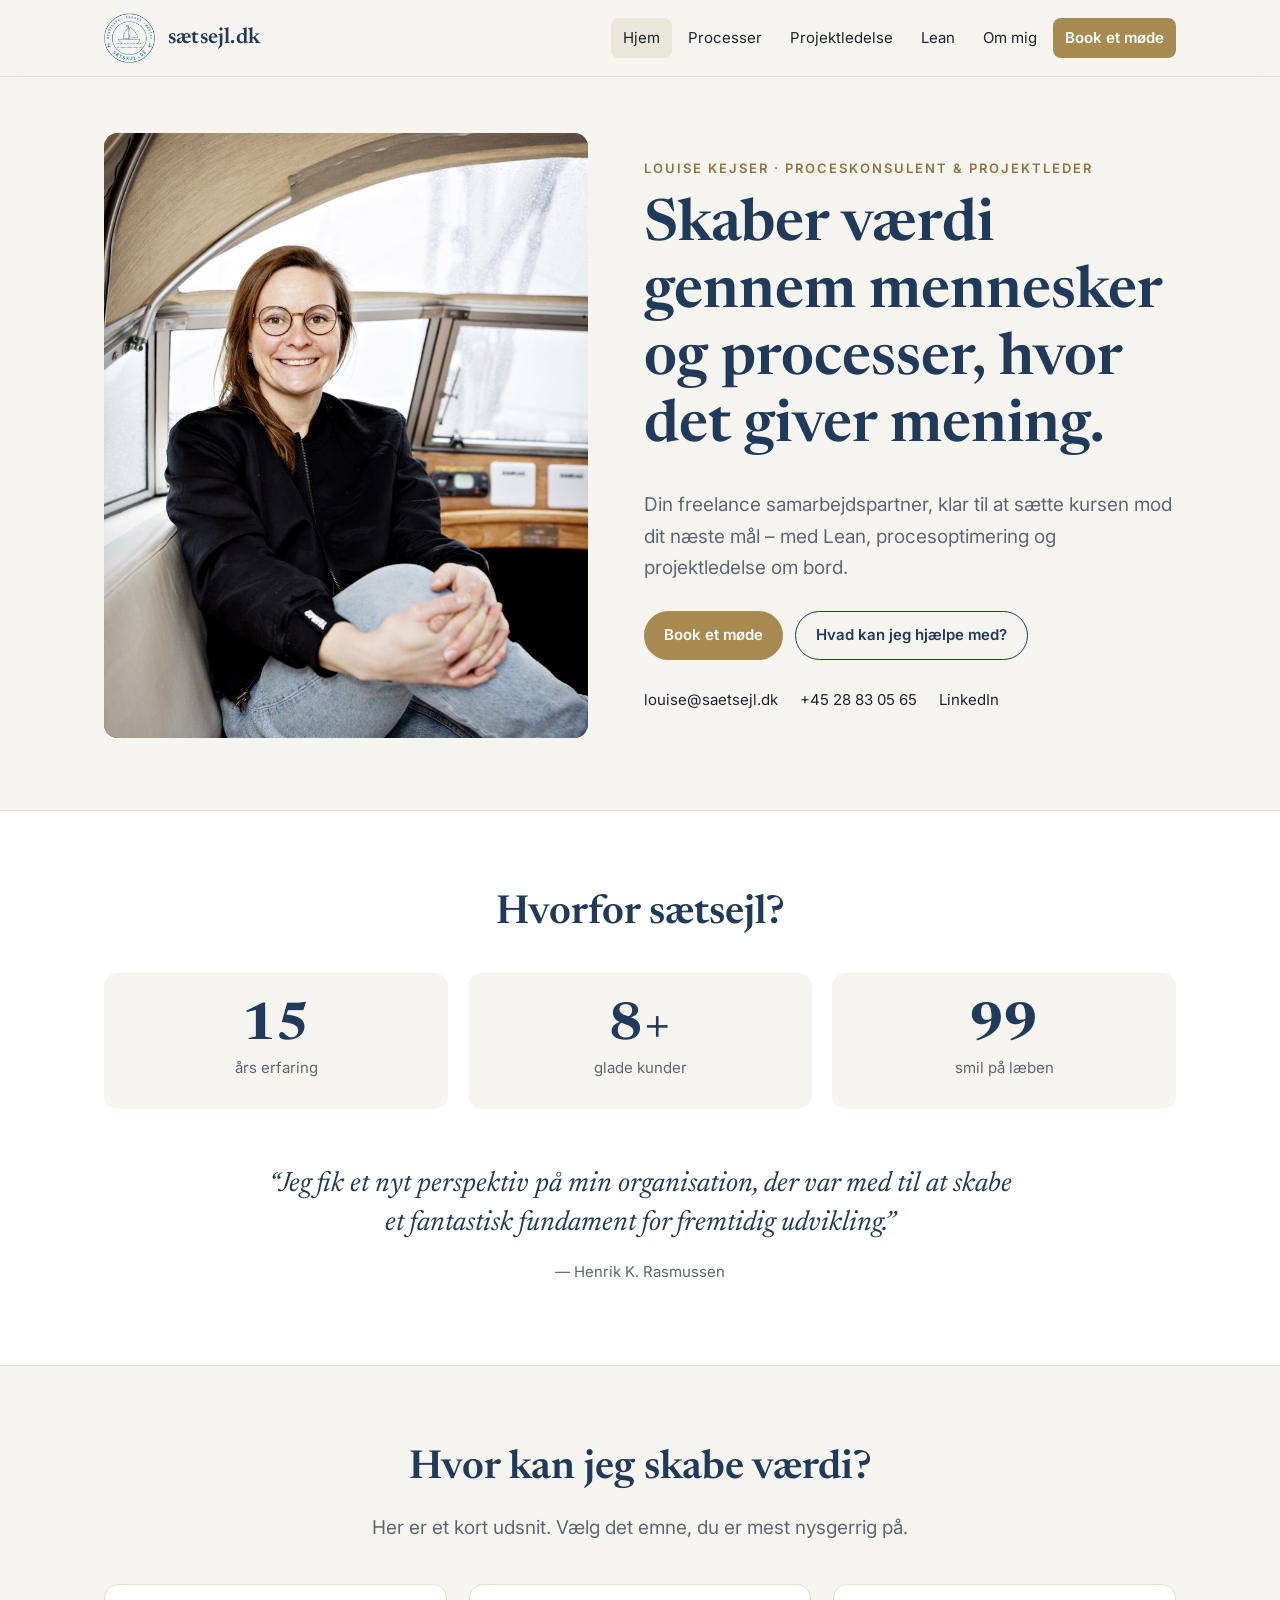
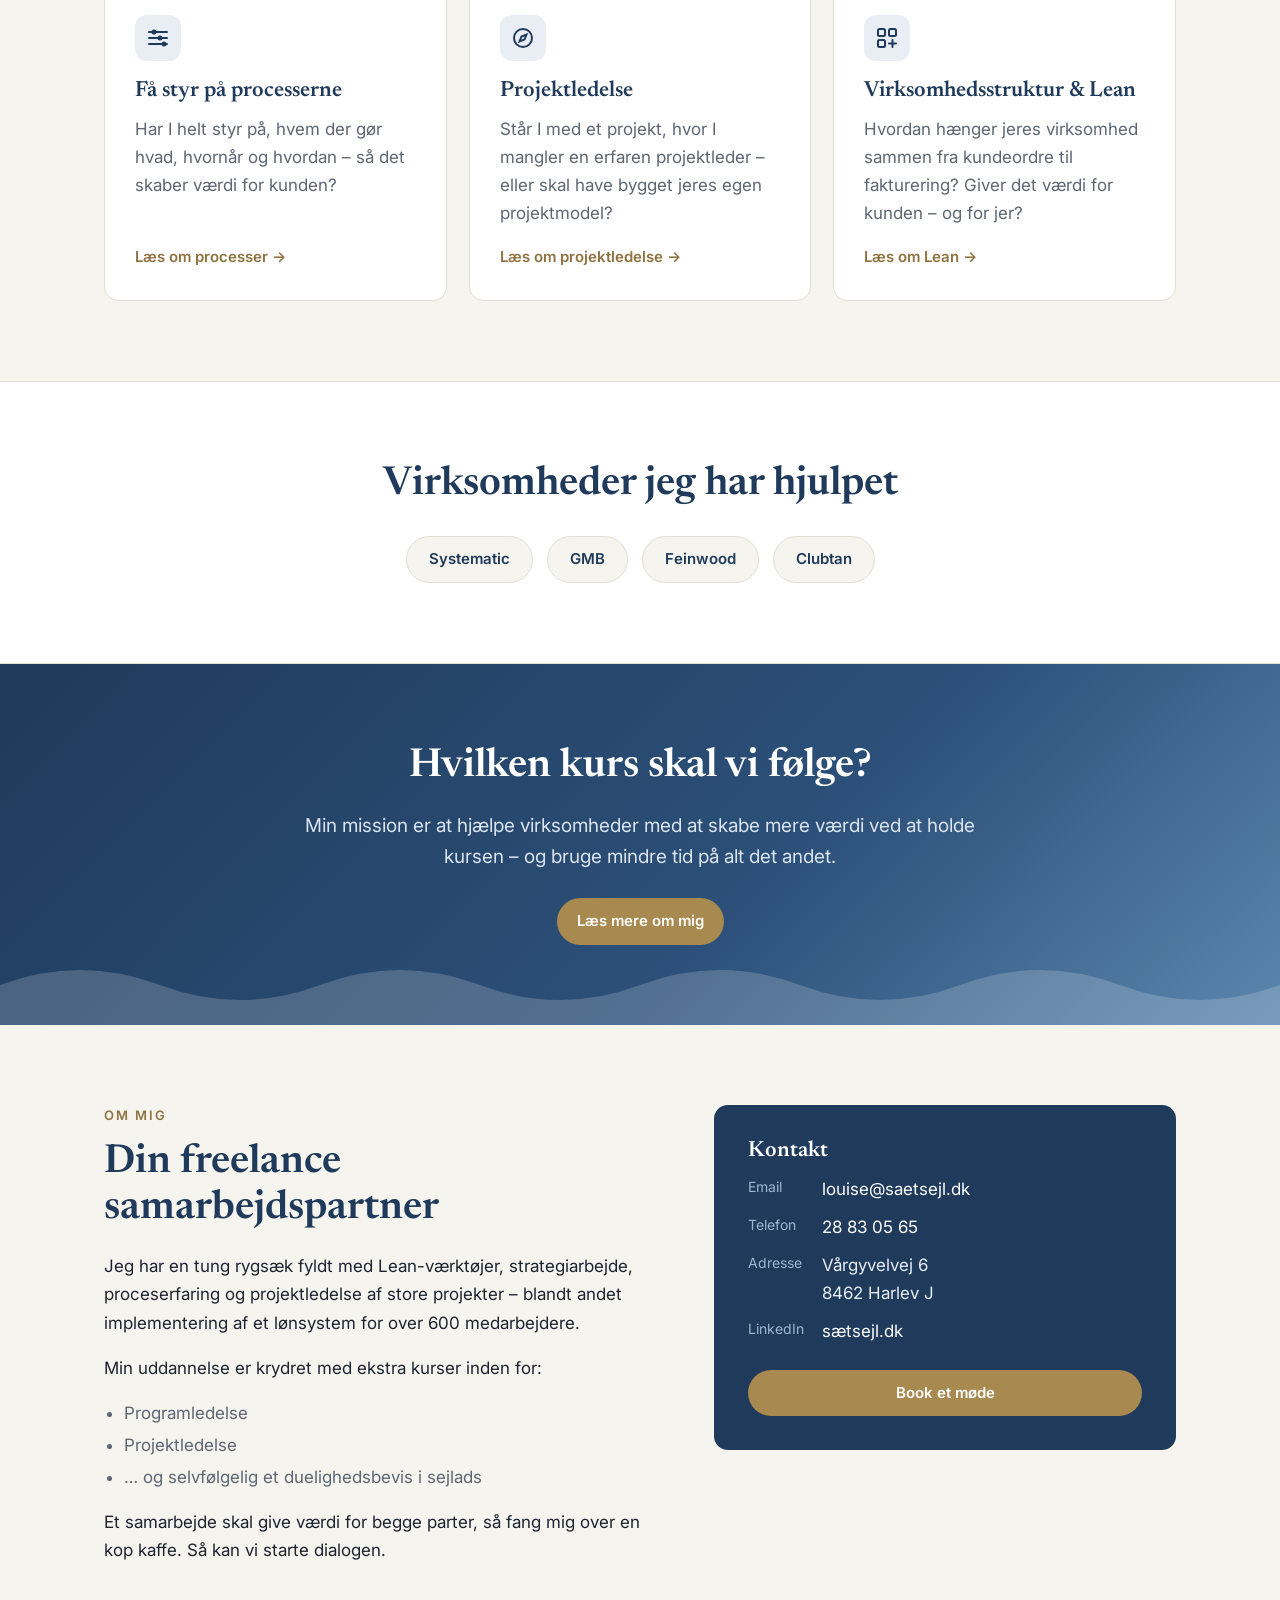
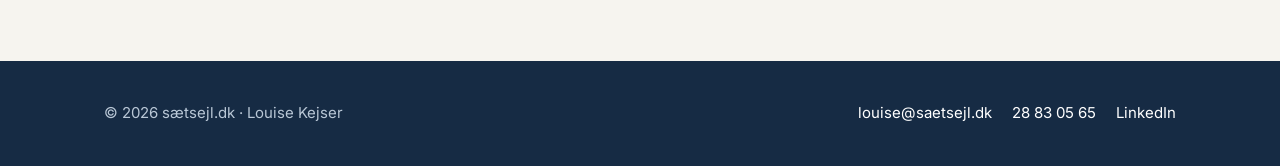
<file: index.html>
<!doctype html>
<html lang="da">
<head>
<meta charset="utf-8">
<meta name="viewport" content="width=device-width, initial-scale=1">
<title>sætsejl.dk – Louise Kejser · Proceskonsulent, projektleder & Lean</title>
<meta name="description" content="Freelance proceskonsulent og projektleder i Aarhus-området. Skaber værdi gennem mennesker og processer, hvor det giver mening.">
<meta property="og:title" content="sætsejl.dk – Louise Kejser">
<meta property="og:description" content="Proceskonsulent, projektleder og Lean. Skaber værdi gennem mennesker og processer, hvor det giver mening.">
<meta property="og:image" content="img/portrait.jpg">
<link rel="icon" href="img/logo.png">
<link rel="preconnect" href="https://fonts.googleapis.com">
<link rel="preconnect" href="https://fonts.gstatic.com" crossorigin>
<link href="https://fonts.googleapis.com/css2?family=Newsreader:ital,opsz,wght@0,6..72,600;1,6..72,400&family=Inter:wght@400;500;600&display=swap" rel="stylesheet">
<link rel="stylesheet" href="style.css">
</head>
<body>

<header class="site-header">
  <div class="wrap">
    <a class="brand" href="index.html" aria-label="sætsejl.dk forside">
      <img src="img/logo.png" alt="sætsejl.dk logo" onerror="this.style.display='none';this.nextElementSibling.style.display='block'">
      <svg style="display:none" viewBox="0 0 52 52" aria-hidden="true"><circle cx="26" cy="26" r="25" fill="#fff" stroke="#1f3a5a" stroke-width="1.5"/><path d="M25 12v22H14z" fill="#5b86ad"/><path d="M27 15v19h9z" fill="#1f3a5a"/><path d="M12 36h28l-4 5H16z" fill="#1f3a5a"/></svg>
      <span>sætsejl.dk</span>
    </a>
    <button class="menu-toggle" aria-label="Menu" onclick="document.querySelector('.nav').classList.toggle('open')">☰</button>
    <nav class="nav">
      <a href="index.html" aria-current="page">Hjem</a>
      <a href="processer.html">Processer</a>
      <a href="projektledelse.html">Projektledelse</a>
      <a href="lean.html">Lean</a>
      <a href="#om-mig">Om mig</a>
      <a class="btn" href="mailto:louise@saetsejl.dk?subject=M%C3%B8de%20booking">Book et møde</a>
    </nav>
  </div>
</header>

<main>
  <!-- HERO / VISITKORT -->
  <section class="hero">
    <div class="wrap">
      <div class="portrait">
        <img src="img/portrait.jpg" alt="Louise Kejser, stifter af sætsejl.dk" onerror="this.remove()">
      </div>
      <div>
        <p class="eyebrow">Louise Kejser · Proceskonsulent & projektleder</p>
        <h1>Skaber værdi gennem mennesker og processer, hvor det giver mening.</h1>
        <p class="lead">Din freelance samarbejdspartner, klar til at sætte kursen mod dit næste mål – med Lean, procesoptimering og projektledelse om bord.</p>
        <div class="actions">
          <a class="btn" href="mailto:louise@saetsejl.dk?subject=M%C3%B8de%20booking">Book et møde</a>
          <a class="btn ghost" href="#ydelser">Hvad kan jeg hjælpe med?</a>
        </div>
        <div class="contact-strip">
          <a href="mailto:louise@saetsejl.dk">louise@saetsejl.dk</a>
          <a href="tel:+4528830565">+45 28 83 05 65</a>
          <a href="https://www.linkedin.com/company/s%C3%A6tsejl-dk/" target="_blank" rel="noopener">LinkedIn</a>
        </div>
      </div>
    </div>
  </section>

  <!-- HVORFOR -->
  <section class="alt">
    <div class="wrap center">
      <h2>Hvorfor sætsejl?</h2>
      <div class="stats">
        <div class="stat"><b>15</b><span>års erfaring</span></div>
        <div class="stat"><b>8+</b><span>glade kunder</span></div>
        <div class="stat"><b>99</b><span>smil på læben</span></div>
      </div>
      <blockquote class="quote">
        <p>“Jeg fik et nyt perspektiv på min organisation, der var med til at skabe et fantastisk fundament for fremtidig udvikling.”</p>
        <cite>— Henrik K. Rasmussen</cite>
      </blockquote>
    </div>
  </section>

  <!-- YDELSER -->
  <section id="ydelser">
    <div class="wrap">
      <div class="center">
        <h2>Hvor kan jeg skabe værdi?</h2>
        <p class="lead">Her er et kort udsnit. Vælg det emne, du er mest nysgerrig på.</p>
      </div>
      <div class="cards">
        <a class="card" href="processer.html">
          <div class="icon"><svg width="24" height="24" viewBox="0 0 24 24" fill="none" stroke="currentColor" stroke-width="2" stroke-linecap="round"><path d="M3 6h18M3 12h18M3 18h18"/><circle cx="8" cy="6" r="1.5" fill="currentColor"/><circle cx="14" cy="12" r="1.5" fill="currentColor"/><circle cx="18" cy="18" r="1.5" fill="currentColor"/></svg></div>
          <h3>Få styr på processerne</h3>
          <p>Har I helt styr på, hvem der gør hvad, hvornår og hvordan – så det skaber værdi for kunden?</p>
          <span class="more">Læs om processer →</span>
        </a>
        <a class="card" href="projektledelse.html">
          <div class="icon"><svg width="24" height="24" viewBox="0 0 24 24" fill="none" stroke="currentColor" stroke-width="2" stroke-linecap="round"><circle cx="12" cy="12" r="9"/><path d="M15.5 8.5l-2 5-5 2 2-5z"/></svg></div>
          <h3>Projektledelse</h3>
          <p>Står I med et projekt, hvor I mangler en erfaren projektleder – eller skal have bygget jeres egen projektmodel?</p>
          <span class="more">Læs om projektledelse →</span>
        </a>
        <a class="card" href="lean.html">
          <div class="icon"><svg width="24" height="24" viewBox="0 0 24 24" fill="none" stroke="currentColor" stroke-width="2" stroke-linecap="round"><rect x="3" y="3" width="7" height="7" rx="1.5"/><rect x="14" y="3" width="7" height="7" rx="1.5"/><rect x="3" y="14" width="7" height="7" rx="1.5"/><path d="M14 17.5h7M17.5 14v7"/></svg></div>
          <h3>Virksomhedsstruktur & Lean</h3>
          <p>Hvordan hænger jeres virksomhed sammen fra kundeordre til fakturering? Giver det værdi for kunden – og for jer?</p>
          <span class="more">Læs om Lean →</span>
        </a>
      </div>
    </div>
  </section>

  <!-- KUNDER -->
  <section class="alt">
    <div class="wrap center">
      <h2>Virksomheder jeg har hjulpet</h2>
      <div class="clients">
        <span class="client">Systematic</span>
        <span class="client">GMB</span>
        <span class="client">Feinwood</span>
        <span class="client">Clubtan</span>
      </div>
    </div>
  </section>

  <!-- MISSION -->
  <section class="mission">
    <div class="wrap center">
      <h2>Hvilken kurs skal vi følge?</h2>
      <p>Min mission er at hjælpe virksomheder med at skabe mere værdi ved at holde kursen – og bruge mindre tid på alt det andet.</p>
      <a class="btn" href="#om-mig">Læs mere om mig</a>
    </div>
    <svg class="waves" viewBox="0 0 1200 80" preserveAspectRatio="none" aria-hidden="true"><path d="M0 40 Q 75 10 150 40 T 300 40 T 450 40 T 600 40 T 750 40 T 900 40 T 1050 40 T 1200 40 V80 H0z" fill="#fff"/></svg>
  </section>

  <!-- OM MIG + KONTAKT -->
  <section id="om-mig">
    <div class="wrap about">
      <div>
        <p class="eyebrow">Om mig</p>
        <h2>Din freelance samarbejdspartner</h2>
        <p>Jeg har en tung rygsæk fyldt med Lean-værktøjer, strategiarbejde, proceserfaring og projektledelse af store projekter – blandt andet implementering af et lønsystem for over 600 medarbejdere.</p>
        <p>Min uddannelse er krydret med ekstra kurser inden for:</p>
        <ul>
          <li>Programledelse</li>
          <li>Projektledelse</li>
          <li>… og selvfølgelig et duelighedsbevis i sejlads</li>
        </ul>
        <p>Et samarbejde skal give værdi for begge parter, så fang mig over en kop kaffe. Så kan vi starte dialogen.</p>
      </div>
      <aside class="contact-card" id="kontakt">
        <h3>Kontakt</h3>
        <dl>
          <dt>Email</dt><dd><a href="mailto:louise@saetsejl.dk">louise@saetsejl.dk</a></dd>
          <dt>Telefon</dt><dd><a href="tel:+4528830565">28 83 05 65</a></dd>
          <dt>Adresse</dt><dd>Vårgyvelvej 6<br>8462 Harlev J</dd>
          <dt>LinkedIn</dt><dd><a href="https://www.linkedin.com/company/s%C3%A6tsejl-dk/" target="_blank" rel="noopener">sætsejl.dk</a></dd>
        </dl>
        <a class="btn" href="mailto:louise@saetsejl.dk?subject=M%C3%B8de%20booking">Book et møde</a>
      </aside>
    </div>
  </section>
</main>

<footer class="site-footer">
  <div class="wrap">
    <span>© <span class="yr">2026</span> sætsejl.dk · Louise Kejser</span>
    <div class="links">
      <a href="mailto:louise@saetsejl.dk">louise@saetsejl.dk</a>
      <a href="tel:+4528830565">28 83 05 65</a>
      <a href="https://www.linkedin.com/company/s%C3%A6tsejl-dk/" target="_blank" rel="noopener">LinkedIn</a>
    </div>
  </div>
</footer>
<script>document.querySelectorAll('.yr').forEach(e=>e.textContent=new Date().getFullYear());document.querySelectorAll('.nav a').forEach(a=>a.addEventListener('click',()=>document.querySelector('.nav').classList.remove('open')));</script>
</body>
</html>
</file>
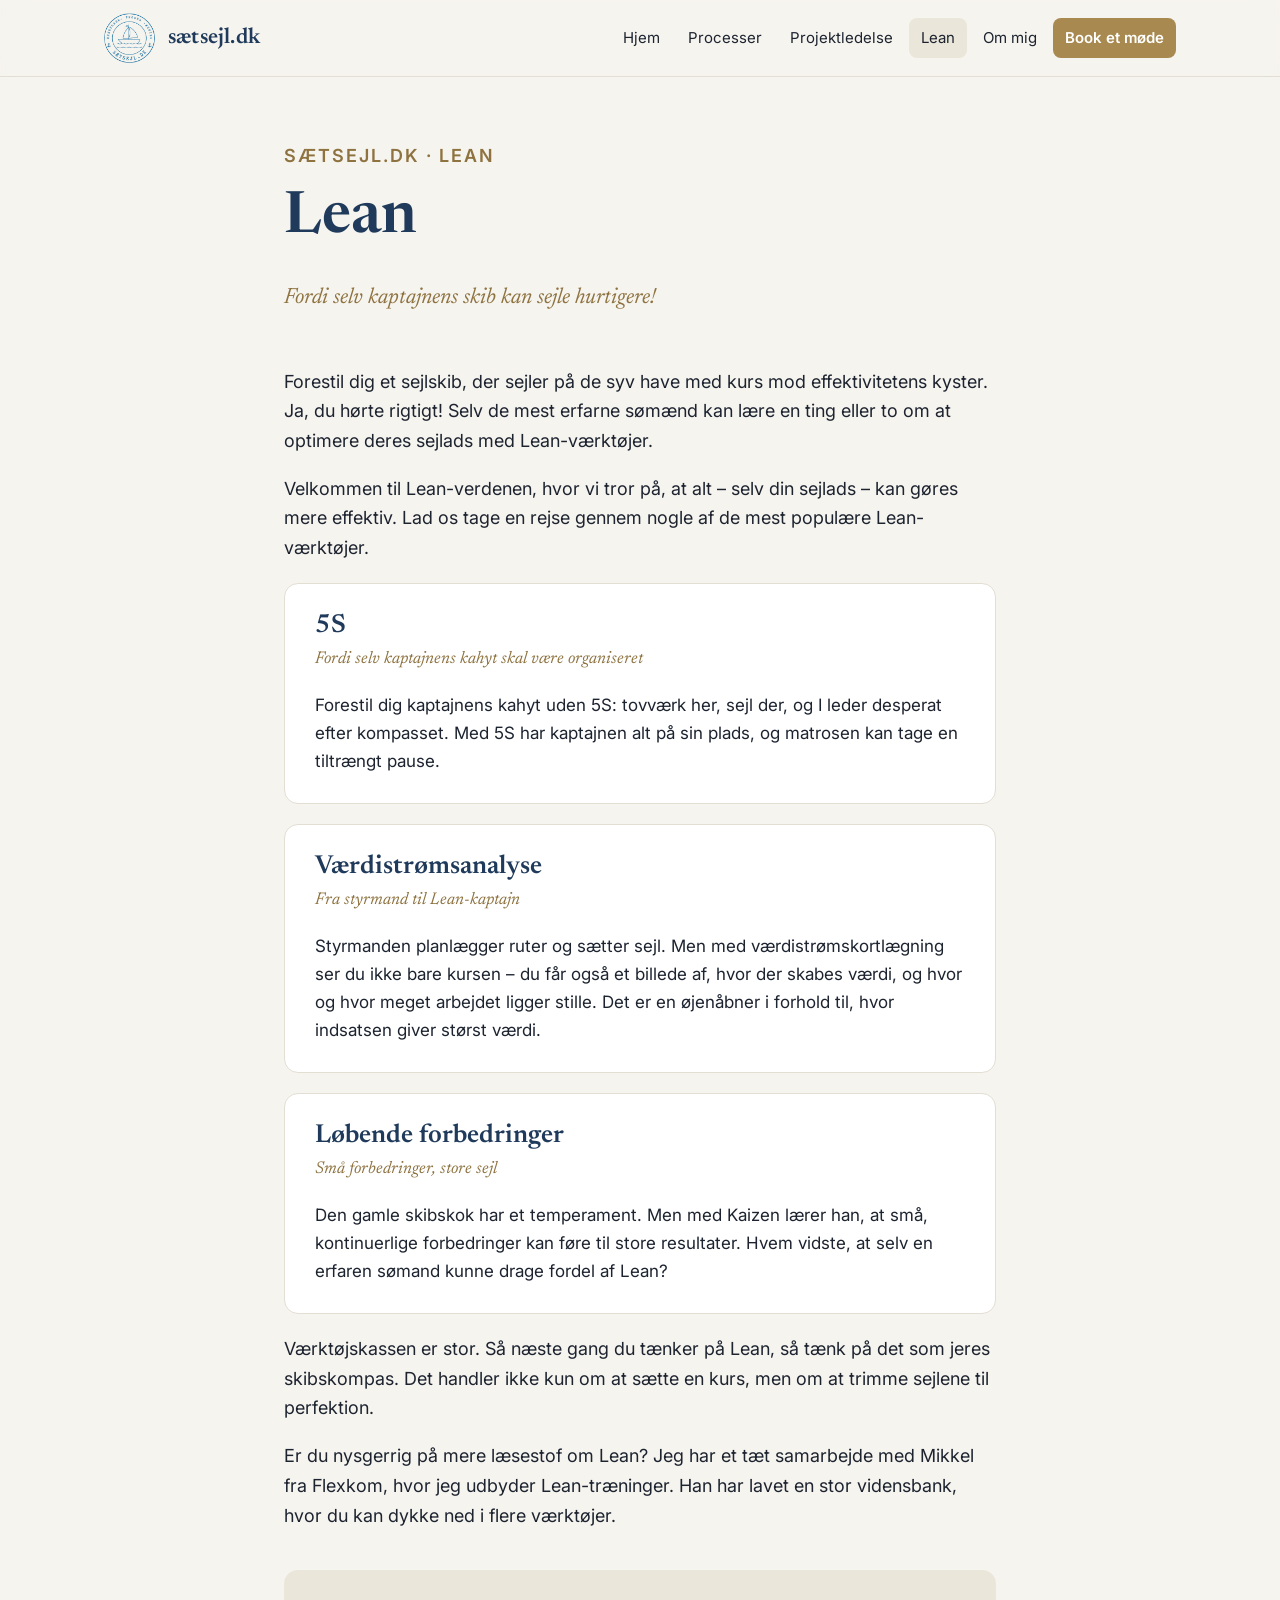
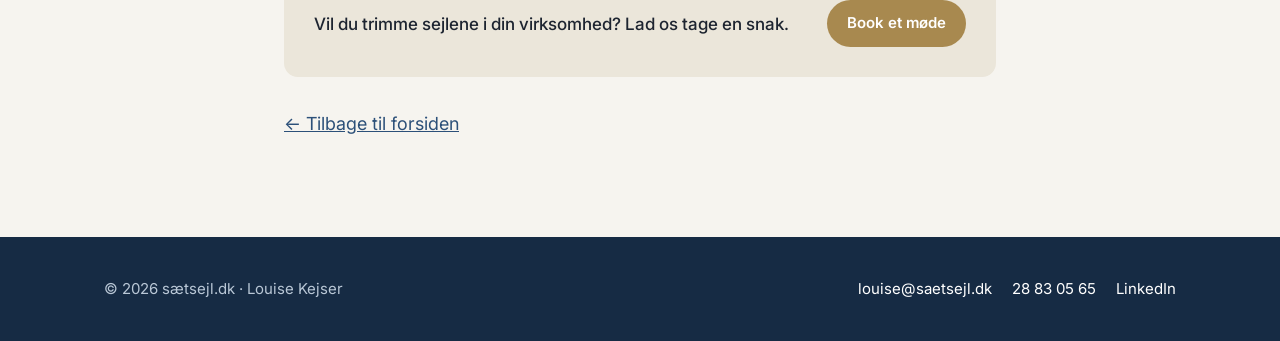
<file: lean.html>
<!doctype html>
<html lang="da">
<head>
<meta charset="utf-8">
<meta name="viewport" content="width=device-width, initial-scale=1">
<title>Lean – sætsejl.dk</title>
<meta name="description" content="Freelance proceskonsulent og projektleder i Aarhus-området. Skaber værdi gennem mennesker og processer, hvor det giver mening.">
<meta property="og:title" content="sætsejl.dk – Louise Kejser">
<meta property="og:description" content="Proceskonsulent, projektleder og Lean. Skaber værdi gennem mennesker og processer, hvor det giver mening.">
<meta property="og:image" content="img/portrait.jpg">
<link rel="icon" href="img/logo.png">
<link rel="preconnect" href="https://fonts.googleapis.com">
<link rel="preconnect" href="https://fonts.gstatic.com" crossorigin>
<link href="https://fonts.googleapis.com/css2?family=Newsreader:ital,opsz,wght@0,6..72,600;1,6..72,400&family=Inter:wght@400;500;600&display=swap" rel="stylesheet">
<link rel="stylesheet" href="style.css">
</head>
<body>

<header class="site-header">
  <div class="wrap">
    <a class="brand" href="index.html" aria-label="sætsejl.dk forside">
      <img src="img/logo.png" alt="sætsejl.dk logo" onerror="this.style.display='none';this.nextElementSibling.style.display='block'">
      <svg style="display:none" viewBox="0 0 52 52" aria-hidden="true"><circle cx="26" cy="26" r="25" fill="#fff" stroke="#1f3a5a" stroke-width="1.5"/><path d="M25 12v22H14z" fill="#5b86ad"/><path d="M27 15v19h9z" fill="#1f3a5a"/><path d="M12 36h28l-4 5H16z" fill="#1f3a5a"/></svg>
      <span>sætsejl.dk</span>
    </a>
    <button class="menu-toggle" aria-label="Menu" onclick="document.querySelector('.nav').classList.toggle('open')">☰</button>
    <nav class="nav">
      <a href="index.html">Hjem</a>
      <a href="processer.html">Processer</a>
      <a href="projektledelse.html">Projektledelse</a>
      <a href="lean.html" aria-current="page">Lean</a>
      <a href="index.html#om-mig">Om mig</a>
      <a class="btn" href="mailto:louise@saetsejl.dk?subject=M%C3%B8de%20booking">Book et møde</a>
    </nav>
  </div>
</header>

<main>
<section class="page-hero"><div class="wrap article">
<p class="eyebrow">sætsejl.dk · Lean</p>
<h1>Lean</h1>
<p class="tag">Fordi selv kaptajnens skib kan sejle hurtigere!</p>
</div></section>
<section style="padding-top:8px"><div class="wrap article">
<p>Forestil dig et sejlskib, der sejler på de syv have med kurs mod effektivitetens kyster. Ja, du hørte rigtigt! Selv de mest erfarne sømænd kan lære en ting eller to om at optimere deres sejlads med Lean-værktøjer.</p>
<p>Velkommen til Lean-verdenen, hvor vi tror på, at alt – selv din sejlads – kan gøres mere effektiv. Lad os tage en rejse gennem nogle af de mest populære Lean-værktøjer.</p>
<div class="tool"><h2>5S</h2><p class="sub">Fordi selv kaptajnens kahyt skal være organiseret</p><p>Forestil dig kaptajnens kahyt uden 5S: tovværk her, sejl der, og I leder desperat efter kompasset. Med 5S har kaptajnen alt på sin plads, og matrosen kan tage en tiltrængt pause.</p></div>
<div class="tool"><h2>Værdistrømsanalyse</h2><p class="sub">Fra styrmand til Lean-kaptajn</p><p>Styrmanden planlægger ruter og sætter sejl. Men med værdistrømskortlægning ser du ikke bare kursen – du får også et billede af, hvor der skabes værdi, og hvor og hvor meget arbejdet ligger stille. Det er en øjenåbner i forhold til, hvor indsatsen giver størst værdi.</p></div>
<div class="tool"><h2>Løbende forbedringer</h2><p class="sub">Små forbedringer, store sejl</p><p>Den gamle skibskok har et temperament. Men med Kaizen lærer han, at små, kontinuerlige forbedringer kan føre til store resultater. Hvem vidste, at selv en erfaren sømand kunne drage fordel af Lean?</p></div>
<p>Værktøjskassen er stor. Så næste gang du tænker på Lean, så tænk på det som jeres skibskompas. Det handler ikke kun om at sætte en kurs, men om at trimme sejlene til perfektion.</p>
<p>Er du nysgerrig på mere læsestof om Lean? Jeg har et tæt samarbejde med Mikkel fra Flexkom, hvor jeg udbyder Lean-træninger. Han har lavet en stor vidensbank, hvor du kan dykke ned i flere værktøjer.</p>
<div class="cta-box"><p>Vil du trimme sejlene i din virksomhed? Lad os tage en snak.</p><a class="btn" href="mailto:louise@saetsejl.dk?subject=M%C3%B8de%20booking">Book et møde</a></div>
<p style="margin-top:32px"><a href="index.html">← Tilbage til forsiden</a></p>
</div></section>
</main>

<footer class="site-footer">
  <div class="wrap">
    <span>© <span class="yr">2026</span> sætsejl.dk · Louise Kejser</span>
    <div class="links">
      <a href="mailto:louise@saetsejl.dk">louise@saetsejl.dk</a>
      <a href="tel:+4528830565">28 83 05 65</a>
      <a href="https://www.linkedin.com/company/s%C3%A6tsejl-dk/" target="_blank" rel="noopener">LinkedIn</a>
    </div>
  </div>
</footer>
<script>document.querySelectorAll('.yr').forEach(e=>e.textContent=new Date().getFullYear());document.querySelectorAll('.nav a').forEach(a=>a.addEventListener('click',()=>document.querySelector('.nav').classList.remove('open')));</script>
</body>
</html>
</file>
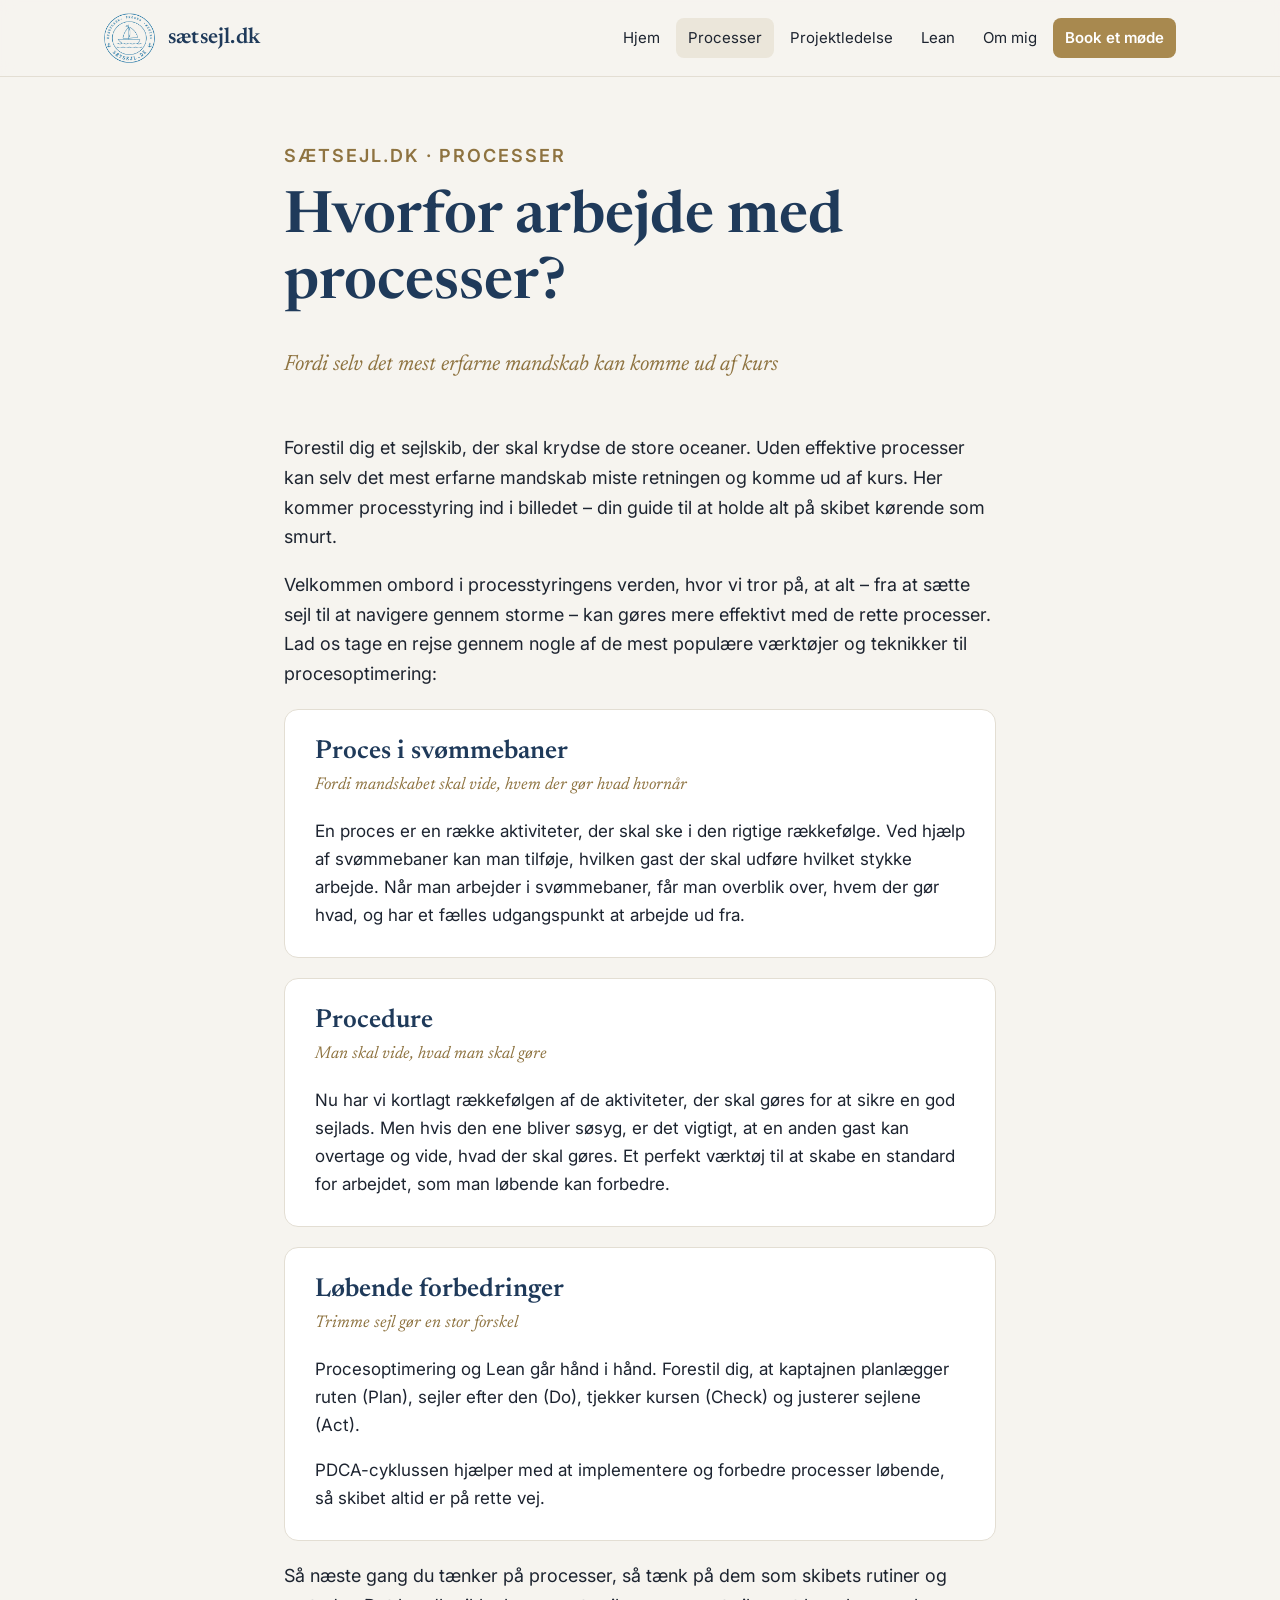
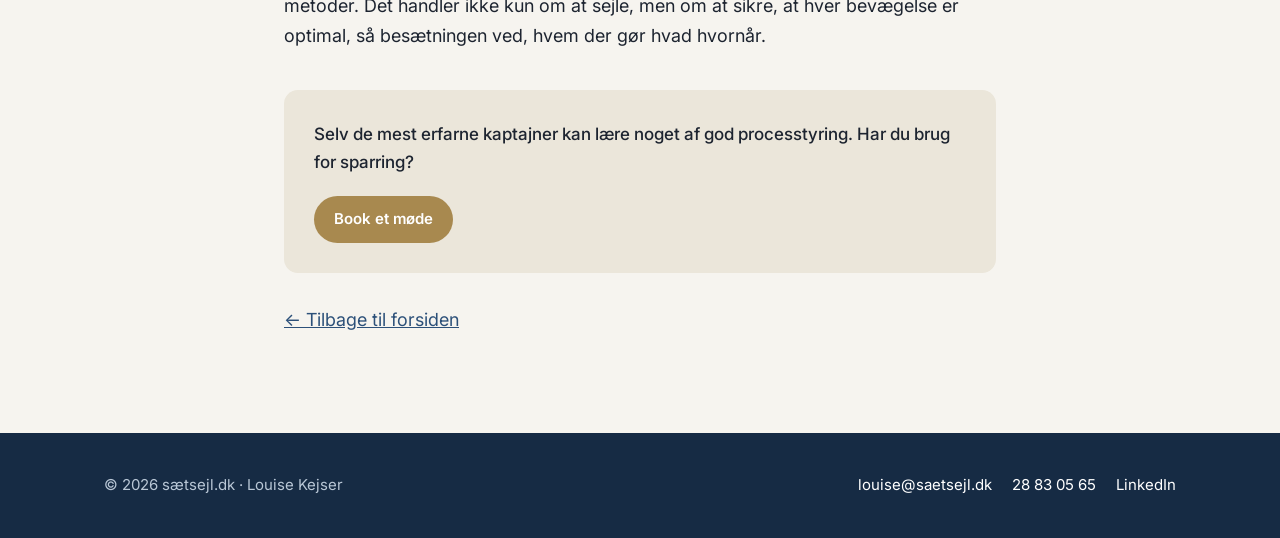
<file: processer.html>
<!doctype html>
<html lang="da">
<head>
<meta charset="utf-8">
<meta name="viewport" content="width=device-width, initial-scale=1">
<title>Processer – sætsejl.dk</title>
<meta name="description" content="Freelance proceskonsulent og projektleder i Aarhus-området. Skaber værdi gennem mennesker og processer, hvor det giver mening.">
<meta property="og:title" content="sætsejl.dk – Louise Kejser">
<meta property="og:description" content="Proceskonsulent, projektleder og Lean. Skaber værdi gennem mennesker og processer, hvor det giver mening.">
<meta property="og:image" content="img/portrait.jpg">
<link rel="icon" href="img/logo.png">
<link rel="preconnect" href="https://fonts.googleapis.com">
<link rel="preconnect" href="https://fonts.gstatic.com" crossorigin>
<link href="https://fonts.googleapis.com/css2?family=Newsreader:ital,opsz,wght@0,6..72,600;1,6..72,400&family=Inter:wght@400;500;600&display=swap" rel="stylesheet">
<link rel="stylesheet" href="style.css">
</head>
<body>

<header class="site-header">
  <div class="wrap">
    <a class="brand" href="index.html" aria-label="sætsejl.dk forside">
      <img src="img/logo.png" alt="sætsejl.dk logo" onerror="this.style.display='none';this.nextElementSibling.style.display='block'">
      <svg style="display:none" viewBox="0 0 52 52" aria-hidden="true"><circle cx="26" cy="26" r="25" fill="#fff" stroke="#1f3a5a" stroke-width="1.5"/><path d="M25 12v22H14z" fill="#5b86ad"/><path d="M27 15v19h9z" fill="#1f3a5a"/><path d="M12 36h28l-4 5H16z" fill="#1f3a5a"/></svg>
      <span>sætsejl.dk</span>
    </a>
    <button class="menu-toggle" aria-label="Menu" onclick="document.querySelector('.nav').classList.toggle('open')">☰</button>
    <nav class="nav">
      <a href="index.html">Hjem</a>
      <a href="processer.html" aria-current="page">Processer</a>
      <a href="projektledelse.html">Projektledelse</a>
      <a href="lean.html">Lean</a>
      <a href="index.html#om-mig">Om mig</a>
      <a class="btn" href="mailto:louise@saetsejl.dk?subject=M%C3%B8de%20booking">Book et møde</a>
    </nav>
  </div>
</header>

<main>
<section class="page-hero"><div class="wrap article">
<p class="eyebrow">sætsejl.dk · Processer</p>
<h1>Hvorfor arbejde med processer?</h1>
<p class="tag">Fordi selv det mest erfarne mandskab kan komme ud af kurs</p>
</div></section>
<section style="padding-top:8px"><div class="wrap article">
<p>Forestil dig et sejlskib, der skal krydse de store oceaner. Uden effektive processer kan selv det mest erfarne mandskab miste retningen og komme ud af kurs. Her kommer processtyring ind i billedet – din guide til at holde alt på skibet kørende som smurt.</p>
<p>Velkommen ombord i processtyringens verden, hvor vi tror på, at alt – fra at sætte sejl til at navigere gennem storme – kan gøres mere effektivt med de rette processer. Lad os tage en rejse gennem nogle af de mest populære værktøjer og teknikker til procesoptimering:</p>
<div class="tool"><h2>Proces i svømmebaner</h2><p class="sub">Fordi mandskabet skal vide, hvem der gør hvad hvornår</p><p>En proces er en række aktiviteter, der skal ske i den rigtige rækkefølge. Ved hjælp af svømmebaner kan man tilføje, hvilken gast der skal udføre hvilket stykke arbejde. Når man arbejder i svømmebaner, får man overblik over, hvem der gør hvad, og har et fælles udgangspunkt at arbejde ud fra.</p></div>
<div class="tool"><h2>Procedure</h2><p class="sub">Man skal vide, hvad man skal gøre</p><p>Nu har vi kortlagt rækkefølgen af de aktiviteter, der skal gøres for at sikre en god sejlads. Men hvis den ene bliver søsyg, er det vigtigt, at en anden gast kan overtage og vide, hvad der skal gøres. Et perfekt værktøj til at skabe en standard for arbejdet, som man løbende kan forbedre.</p></div>
<div class="tool"><h2>Løbende forbedringer</h2><p class="sub">Trimme sejl gør en stor forskel</p><p>Procesoptimering og Lean går hånd i hånd. Forestil dig, at kaptajnen planlægger ruten (Plan), sejler efter den (Do), tjekker kursen (Check) og justerer sejlene (Act).</p><p>PDCA-cyklussen hjælper med at implementere og forbedre processer løbende, så skibet altid er på rette vej.</p></div>
<p>Så næste gang du tænker på processer, så tænk på dem som skibets rutiner og metoder. Det handler ikke kun om at sejle, men om at sikre, at hver bevægelse er optimal, så besætningen ved, hvem der gør hvad hvornår.</p>
<div class="cta-box"><p>Selv de mest erfarne kaptajner kan lære noget af god processtyring. Har du brug for sparring?</p><a class="btn" href="mailto:louise@saetsejl.dk?subject=M%C3%B8de%20booking">Book et møde</a></div>
<p style="margin-top:32px"><a href="index.html">← Tilbage til forsiden</a></p>
</div></section>
</main>

<footer class="site-footer">
  <div class="wrap">
    <span>© <span class="yr">2026</span> sætsejl.dk · Louise Kejser</span>
    <div class="links">
      <a href="mailto:louise@saetsejl.dk">louise@saetsejl.dk</a>
      <a href="tel:+4528830565">28 83 05 65</a>
      <a href="https://www.linkedin.com/company/s%C3%A6tsejl-dk/" target="_blank" rel="noopener">LinkedIn</a>
    </div>
  </div>
</footer>
<script>document.querySelectorAll('.yr').forEach(e=>e.textContent=new Date().getFullYear());document.querySelectorAll('.nav a').forEach(a=>a.addEventListener('click',()=>document.querySelector('.nav').classList.remove('open')));</script>
</body>
</html>
</file>
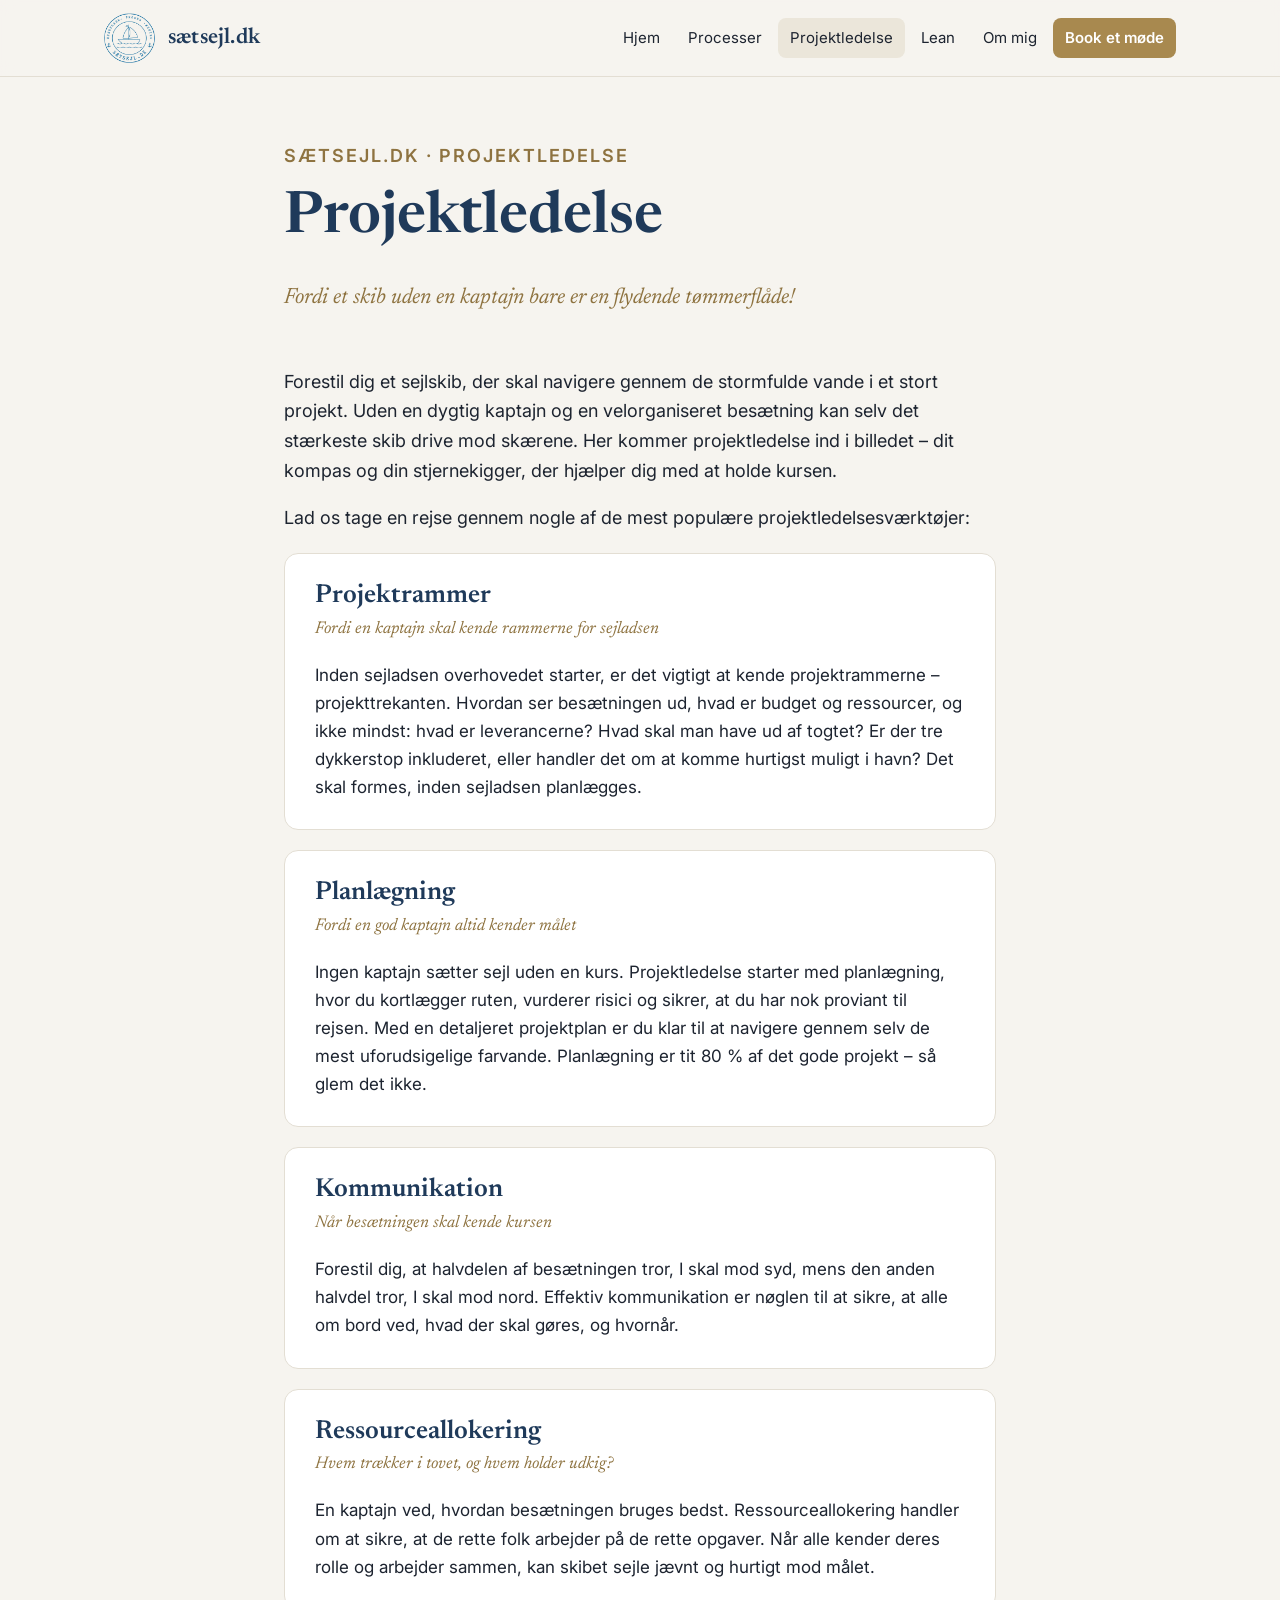
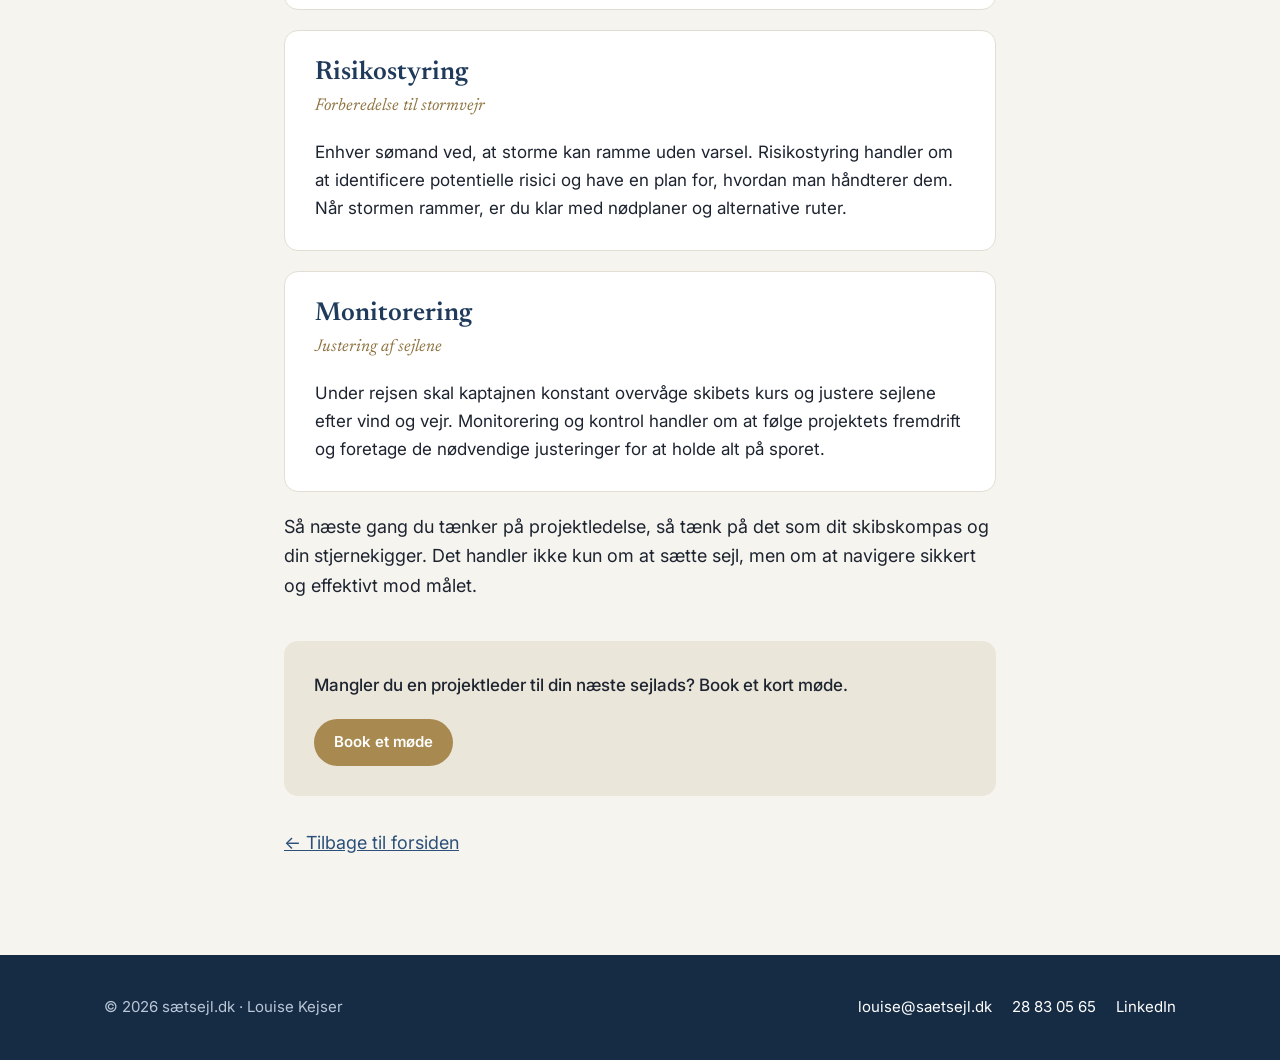
<file: projektledelse.html>
<!doctype html>
<html lang="da">
<head>
<meta charset="utf-8">
<meta name="viewport" content="width=device-width, initial-scale=1">
<title>Projektledelse – sætsejl.dk</title>
<meta name="description" content="Freelance proceskonsulent og projektleder i Aarhus-området. Skaber værdi gennem mennesker og processer, hvor det giver mening.">
<meta property="og:title" content="sætsejl.dk – Louise Kejser">
<meta property="og:description" content="Proceskonsulent, projektleder og Lean. Skaber værdi gennem mennesker og processer, hvor det giver mening.">
<meta property="og:image" content="img/portrait.jpg">
<link rel="icon" href="img/logo.png">
<link rel="preconnect" href="https://fonts.googleapis.com">
<link rel="preconnect" href="https://fonts.gstatic.com" crossorigin>
<link href="https://fonts.googleapis.com/css2?family=Newsreader:ital,opsz,wght@0,6..72,600;1,6..72,400&family=Inter:wght@400;500;600&display=swap" rel="stylesheet">
<link rel="stylesheet" href="style.css">
</head>
<body>

<header class="site-header">
  <div class="wrap">
    <a class="brand" href="index.html" aria-label="sætsejl.dk forside">
      <img src="img/logo.png" alt="sætsejl.dk logo" onerror="this.style.display='none';this.nextElementSibling.style.display='block'">
      <svg style="display:none" viewBox="0 0 52 52" aria-hidden="true"><circle cx="26" cy="26" r="25" fill="#fff" stroke="#1f3a5a" stroke-width="1.5"/><path d="M25 12v22H14z" fill="#5b86ad"/><path d="M27 15v19h9z" fill="#1f3a5a"/><path d="M12 36h28l-4 5H16z" fill="#1f3a5a"/></svg>
      <span>sætsejl.dk</span>
    </a>
    <button class="menu-toggle" aria-label="Menu" onclick="document.querySelector('.nav').classList.toggle('open')">☰</button>
    <nav class="nav">
      <a href="index.html">Hjem</a>
      <a href="processer.html">Processer</a>
      <a href="projektledelse.html" aria-current="page">Projektledelse</a>
      <a href="lean.html">Lean</a>
      <a href="index.html#om-mig">Om mig</a>
      <a class="btn" href="mailto:louise@saetsejl.dk?subject=M%C3%B8de%20booking">Book et møde</a>
    </nav>
  </div>
</header>

<main>
<section class="page-hero"><div class="wrap article">
<p class="eyebrow">sætsejl.dk · Projektledelse</p>
<h1>Projektledelse</h1>
<p class="tag">Fordi et skib uden en kaptajn bare er en flydende tømmerflåde!</p>
</div></section>
<section style="padding-top:8px"><div class="wrap article">
<p>Forestil dig et sejlskib, der skal navigere gennem de stormfulde vande i et stort projekt. Uden en dygtig kaptajn og en velorganiseret besætning kan selv det stærkeste skib drive mod skærene. Her kommer projektledelse ind i billedet – dit kompas og din stjernekigger, der hjælper dig med at holde kursen.</p>
<p>Lad os tage en rejse gennem nogle af de mest populære projektledelsesværktøjer:</p>
<div class="tool"><h2>Projektrammer</h2><p class="sub">Fordi en kaptajn skal kende rammerne for sejladsen</p><p>Inden sejladsen overhovedet starter, er det vigtigt at kende projektrammerne – projekttrekanten. Hvordan ser besætningen ud, hvad er budget og ressourcer, og ikke mindst: hvad er leverancerne? Hvad skal man have ud af togtet? Er der tre dykkerstop inkluderet, eller handler det om at komme hurtigst muligt i havn? Det skal formes, inden sejladsen planlægges.</p></div>
<div class="tool"><h2>Planlægning</h2><p class="sub">Fordi en god kaptajn altid kender målet</p><p>Ingen kaptajn sætter sejl uden en kurs. Projektledelse starter med planlægning, hvor du kortlægger ruten, vurderer risici og sikrer, at du har nok proviant til rejsen. Med en detaljeret projektplan er du klar til at navigere gennem selv de mest uforudsigelige farvande. Planlægning er tit 80 % af det gode projekt – så glem det ikke.</p></div>
<div class="tool"><h2>Kommunikation</h2><p class="sub">Når besætningen skal kende kursen</p><p>Forestil dig, at halvdelen af besætningen tror, I skal mod syd, mens den anden halvdel tror, I skal mod nord. Effektiv kommunikation er nøglen til at sikre, at alle om bord ved, hvad der skal gøres, og hvornår.</p></div>
<div class="tool"><h2>Ressourceallokering</h2><p class="sub">Hvem trækker i tovet, og hvem holder udkig?</p><p>En kaptajn ved, hvordan besætningen bruges bedst. Ressourceallokering handler om at sikre, at de rette folk arbejder på de rette opgaver. Når alle kender deres rolle og arbejder sammen, kan skibet sejle jævnt og hurtigt mod målet.</p></div>
<div class="tool"><h2>Risikostyring</h2><p class="sub">Forberedelse til stormvejr</p><p>Enhver sømand ved, at storme kan ramme uden varsel. Risikostyring handler om at identificere potentielle risici og have en plan for, hvordan man håndterer dem. Når stormen rammer, er du klar med nødplaner og alternative ruter.</p></div>
<div class="tool"><h2>Monitorering</h2><p class="sub">Justering af sejlene</p><p>Under rejsen skal kaptajnen konstant overvåge skibets kurs og justere sejlene efter vind og vejr. Monitorering og kontrol handler om at følge projektets fremdrift og foretage de nødvendige justeringer for at holde alt på sporet.</p></div>
<p>Så næste gang du tænker på projektledelse, så tænk på det som dit skibskompas og din stjernekigger. Det handler ikke kun om at sætte sejl, men om at navigere sikkert og effektivt mod målet.</p>
<div class="cta-box"><p>Mangler du en projektleder til din næste sejlads? Book et kort møde.</p><a class="btn" href="mailto:louise@saetsejl.dk?subject=M%C3%B8de%20booking">Book et møde</a></div>
<p style="margin-top:32px"><a href="index.html">← Tilbage til forsiden</a></p>
</div></section>
</main>

<footer class="site-footer">
  <div class="wrap">
    <span>© <span class="yr">2026</span> sætsejl.dk · Louise Kejser</span>
    <div class="links">
      <a href="mailto:louise@saetsejl.dk">louise@saetsejl.dk</a>
      <a href="tel:+4528830565">28 83 05 65</a>
      <a href="https://www.linkedin.com/company/s%C3%A6tsejl-dk/" target="_blank" rel="noopener">LinkedIn</a>
    </div>
  </div>
</footer>
<script>document.querySelectorAll('.yr').forEach(e=>e.textContent=new Date().getFullYear());document.querySelectorAll('.nav a').forEach(a=>a.addEventListener('click',()=>document.querySelector('.nav').classList.remove('open')));</script>
</body>
</html>
</file>
<file: style.css>
/* sætsejl.dk – fælles stylesheet */
:root{
  --navy:#1f3a5a;
  --navy-2:#2c5079;
  --sea:#5b86ad;
  --sand:#a8894f;
  --sand-2:#8e7340;
  --bg:#f6f4ef;
  --paper:#ffffff;
  --ink:#1d2430;
  --muted:#5d6672;
  --line:#e3ded3;
  --radius:14px;
  --max:1120px;
  --serif:"Newsreader", Georgia, "Times New Roman", serif;
  --sans:"Inter", system-ui, -apple-system, "Segoe UI", Roboto, sans-serif;
}
*{box-sizing:border-box}
html{scroll-behavior:smooth}
body{margin:0;background:var(--bg);color:var(--ink);font:17px/1.65 var(--sans);-webkit-font-smoothing:antialiased}
img{max-width:100%;display:block}
a{color:var(--navy-2)}
.wrap{max-width:var(--max);margin:0 auto;padding:0 24px}

/* Header */
.site-header{position:sticky;top:0;z-index:20;background:rgba(246,244,239,.92);backdrop-filter:blur(8px);border-bottom:1px solid var(--line)}
.site-header .wrap{display:flex;align-items:center;justify-content:space-between;height:76px;gap:16px}
.brand{display:flex;align-items:center;gap:12px;text-decoration:none;color:var(--navy)}
.brand img,.brand svg{width:52px;height:52px;border-radius:50%}
.brand span{font-family:var(--serif);font-size:22px;font-weight:600;letter-spacing:.2px}
.nav{display:flex;gap:4px;align-items:center}
.nav a{text-decoration:none;color:var(--ink);font-size:15px;padding:8px 12px;border-radius:8px}
.nav a:hover,.nav a[aria-current=page]{background:#ebe6da}
.btn{display:inline-flex;align-items:center;gap:8px;background:var(--sand);color:#fff!important;text-decoration:none;font-weight:600;font-size:15px;padding:11px 20px;border-radius:999px;border:0;transition:background .15s}
.btn:hover{background:var(--sand-2)}
.btn.ghost{background:transparent;color:var(--navy)!important;border:1.5px solid var(--navy)}
.btn.ghost:hover{background:var(--navy);color:#fff!important}
.menu-toggle{display:none;background:none;border:0;font-size:26px;color:var(--navy);cursor:pointer}

@media (max-width:860px){
  .menu-toggle{display:block}
  .nav{display:none;position:absolute;top:76px;left:0;right:0;flex-direction:column;align-items:stretch;background:var(--bg);border-bottom:1px solid var(--line);padding:12px 24px 20px}
  .nav.open{display:flex}
  .nav .btn{justify-content:center;margin-top:8px}
}

/* Hero */
.hero{padding:56px 0 72px}
.hero .wrap{display:grid;grid-template-columns:1fr 1.1fr;gap:56px;align-items:center}
.portrait{position:relative;aspect-ratio:4/5;border-radius:var(--radius);overflow:hidden;background:linear-gradient(160deg,var(--sea),var(--navy))}
.portrait img{width:100%;height:100%;object-fit:cover;object-position:50% 28%}
.eyebrow{text-transform:uppercase;letter-spacing:2px;font-size:13px;font-weight:600;color:var(--sand-2);margin:0 0 14px}
h1,h2,h3{font-family:var(--serif);color:var(--navy);line-height:1.15;margin:0 0 .5em;font-weight:600}
h1{font-size:clamp(36px,5vw,58px)}
h2{font-size:clamp(28px,3.4vw,40px)}
h3{font-size:22px}
.lead{font-size:19px;color:var(--muted);max-width:52ch}
.hero .actions{display:flex;gap:12px;flex-wrap:wrap;margin-top:28px}
.contact-strip{display:flex;flex-wrap:wrap;gap:8px 22px;margin-top:28px;font-size:15px;color:var(--muted)}
.contact-strip a{color:var(--ink);text-decoration:none}
.contact-strip a:hover{text-decoration:underline}

@media (max-width:860px){
  .hero{padding:32px 0 48px}
  .hero .wrap{grid-template-columns:1fr;gap:32px}
  .portrait{max-width:420px;aspect-ratio:1/1}
}

/* Sections */
section{padding:80px 0}
.alt{background:var(--paper);border-top:1px solid var(--line);border-bottom:1px solid var(--line)}
.center{text-align:center}
.center .lead{margin-left:auto;margin-right:auto}

.stats{display:grid;grid-template-columns:repeat(3,1fr);gap:20px;margin-top:36px}
.stat{background:var(--bg);border-radius:var(--radius);padding:28px;text-align:center}
.stat b{display:block;font-family:var(--serif);font-size:52px;color:var(--navy);line-height:1}
.stat span{color:var(--muted);font-size:15px}

.quote{margin:56px auto 0;max-width:760px;text-align:center}
.quote p{font-family:var(--serif);font-size:clamp(22px,2.6vw,28px);line-height:1.4;color:var(--navy);margin:0 0 14px;font-style:italic}
.quote cite{font-style:normal;color:var(--muted);font-size:15px}

.cards{display:grid;grid-template-columns:repeat(3,1fr);gap:22px;margin-top:40px}
.card{background:var(--paper);border:1px solid var(--line);border-radius:var(--radius);padding:30px;display:flex;flex-direction:column;text-decoration:none;color:var(--ink);transition:transform .15s,box-shadow .15s}
a.card:hover{transform:translateY(-3px);box-shadow:0 12px 30px rgba(31,58,90,.10)}
.card .icon{width:46px;height:46px;border-radius:12px;background:#e9eef4;display:grid;place-items:center;margin-bottom:18px;color:var(--navy)}
.card p{color:var(--muted);margin:0 0 18px;flex:1}
.card .more{font-weight:600;color:var(--sand-2);font-size:15px}

.clients{display:flex;flex-wrap:wrap;justify-content:center;gap:14px;margin-top:28px}
.client{background:var(--bg);border:1px solid var(--line);border-radius:999px;padding:10px 22px;font-weight:600;color:var(--navy);font-size:15px}

.about{display:grid;grid-template-columns:1.2fr 1fr;gap:56px;align-items:start}
.about ul{padding-left:20px;color:var(--muted)}
.about li{margin:4px 0}
.contact-card{background:var(--navy);color:#e8eef5;border-radius:var(--radius);padding:34px}
.contact-card h3{color:#fff}
.contact-card dl{margin:0 0 24px;display:grid;grid-template-columns:auto 1fr;gap:10px 18px}
.contact-card dt{color:#9fb6cf;font-size:14px}
.contact-card dd{margin:0}
.contact-card a{color:#fff;text-decoration:none}
.contact-card a:hover{text-decoration:underline}
.contact-card .btn{width:100%;justify-content:center}

@media (max-width:860px){
  section{padding:56px 0}
  .stats{grid-template-columns:1fr 1fr 1fr;gap:10px}
  .stat{padding:18px 8px}
  .stat b{font-size:36px}
  .cards{grid-template-columns:1fr}
  .about{grid-template-columns:1fr;gap:32px}
}

/* Mission banner */
.mission{position:relative;color:#fff;background:linear-gradient(135deg,var(--navy) 0%,var(--navy-2) 60%,var(--sea) 100%);overflow:hidden}
.mission h2{color:#fff}
.mission p{color:#dbe5ef;max-width:58ch;margin:0 auto 26px;font-size:19px}
.mission svg.waves{position:absolute;left:0;right:0;bottom:0;width:100%;height:80px;opacity:.18}

/* Article pages */
.page-hero{padding:64px 0 24px}
.page-hero .tag{font-family:var(--serif);font-style:italic;font-size:22px;color:var(--sand-2);margin:0}
.article{max-width:760px}
.article > p{font-size:18px}
.tool{background:var(--paper);border:1px solid var(--line);border-radius:var(--radius);padding:28px 30px;margin:20px 0}
.tool h2{font-size:26px;margin-bottom:4px}
.tool .sub{font-family:var(--serif);font-style:italic;color:var(--sand-2);margin:0 0 10px}
.tool p:last-child{margin-bottom:0}
.cta-box{margin:40px 0 0;padding:30px;border-radius:var(--radius);background:#ebe6da;display:flex;gap:20px;align-items:center;justify-content:space-between;flex-wrap:wrap}
.cta-box p{margin:0;font-weight:500}

/* Footer */
.site-footer{background:#162b44;color:#b9c7d6;padding:40px 0;font-size:15px}
.site-footer .wrap{display:flex;flex-wrap:wrap;gap:16px 32px;justify-content:space-between;align-items:center}
.site-footer a{color:#fff;text-decoration:none}
.site-footer a:hover{text-decoration:underline}
.site-footer .links{display:flex;gap:20px;flex-wrap:wrap}
</file>
